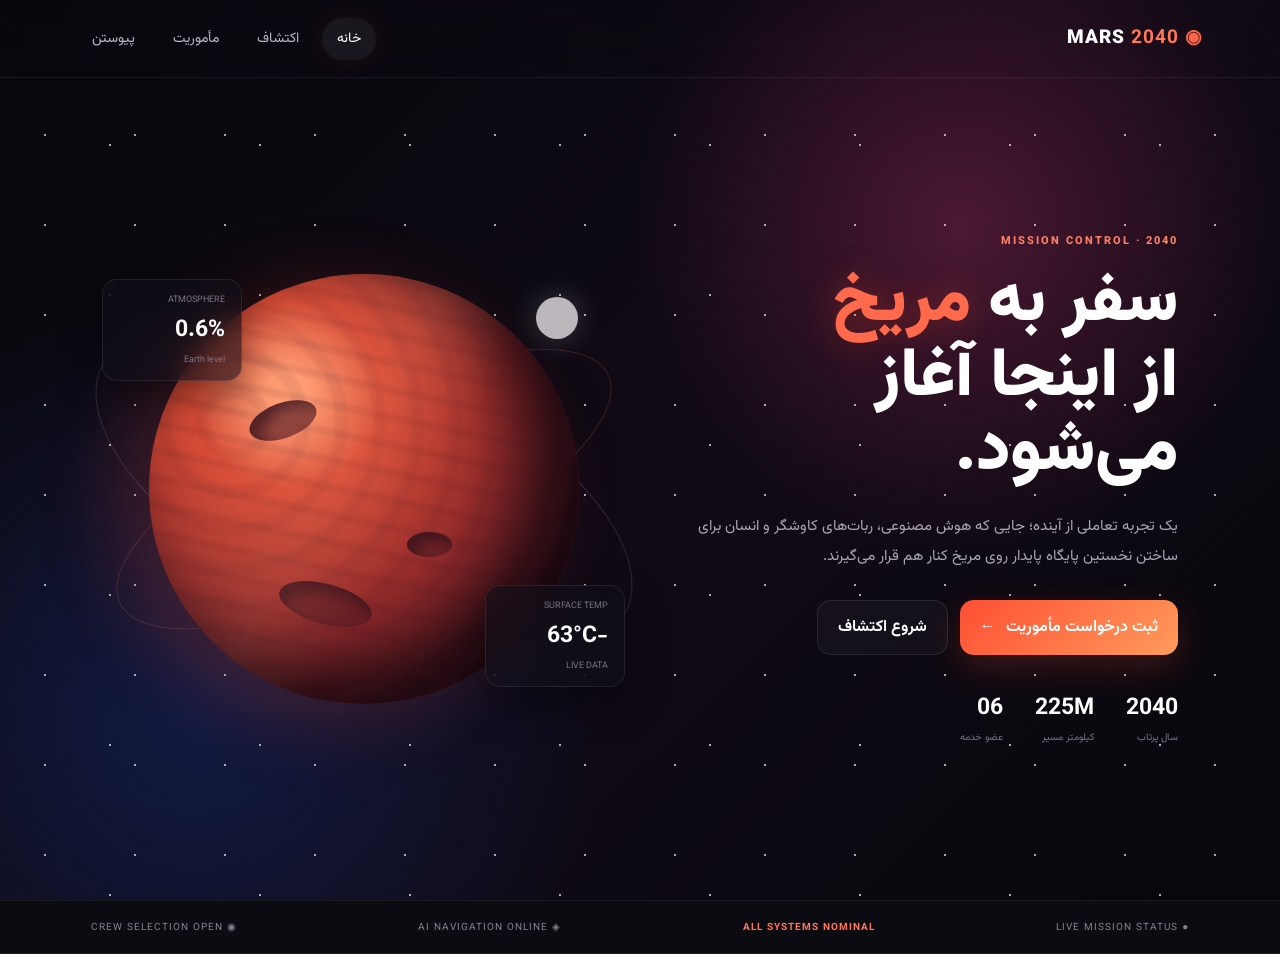
<file: index.html>
<!doctype html><html lang="fa" dir="rtl"><head><meta charset="utf-8"><meta name="viewport" content="width=device-width,initial-scale=1"><title>MARS 2040 | مأموریت سرخ</title><link rel="stylesheet" href="style.css"></head><body><div class="stars"></div><header><a class="logo" href="index.html"><span>◉</span> MARS <b>2040</b></a><nav><a class="active" href="index.html">خانه</a><a href="explore.html">اکتشاف</a><a href="mission.html">مأموریت</a><a href="join.html">پیوستن</a></nav><button class="menu">☰</button></header><main class="hero"><div class="hero-copy reveal"><div class="eyebrow">MISSION CONTROL · 2040</div><h1>سفر به <em>مریخ</em><br>از اینجا آغاز می‌شود.</h1><p>یک تجربه تعاملی از آینده؛ جایی که هوش مصنوعی، ربات‌های کاوشگر و انسان برای ساختن نخستین پایگاه پایدار روی مریخ کنار هم قرار می‌گیرند.</p><div class="actions"><a class="btn primary" href="join.html">ثبت درخواست مأموریت <span>←</span></a><a class="btn ghost" href="explore.html">شروع اکتشاف</a></div><div class="stats"><div><strong>2040</strong><span>سال پرتاب</span></div><div><strong>225M</strong><span>کیلومتر مسیر</span></div><div><strong>06</strong><span>عضو خدمه</span></div></div></div><div class="planet-wrap reveal"><div class="orbit o1"></div><div class="orbit o2"></div><div class="planet"><div class="mars-texture"></div><span class="crater c1"></span><span class="crater c2"></span><span class="crater c3"></span></div><div class="moon"></div><div class="hud-card card-a"><small>ATMOSPHERE</small><b>0.6%</b><i>Earth level</i></div><div class="hud-card card-b"><small>SURFACE TEMP</small><b>-63°C</b><i>LIVE DATA</i></div></div></main><section class="ticker"><span>● LIVE MISSION STATUS</span><b>ALL SYSTEMS NOMINAL</b><span>◈ AI NAVIGATION ONLINE</span><span>◉ CREW SELECTION OPEN</span></section><script src="script.js"></script></body></html>
</file>
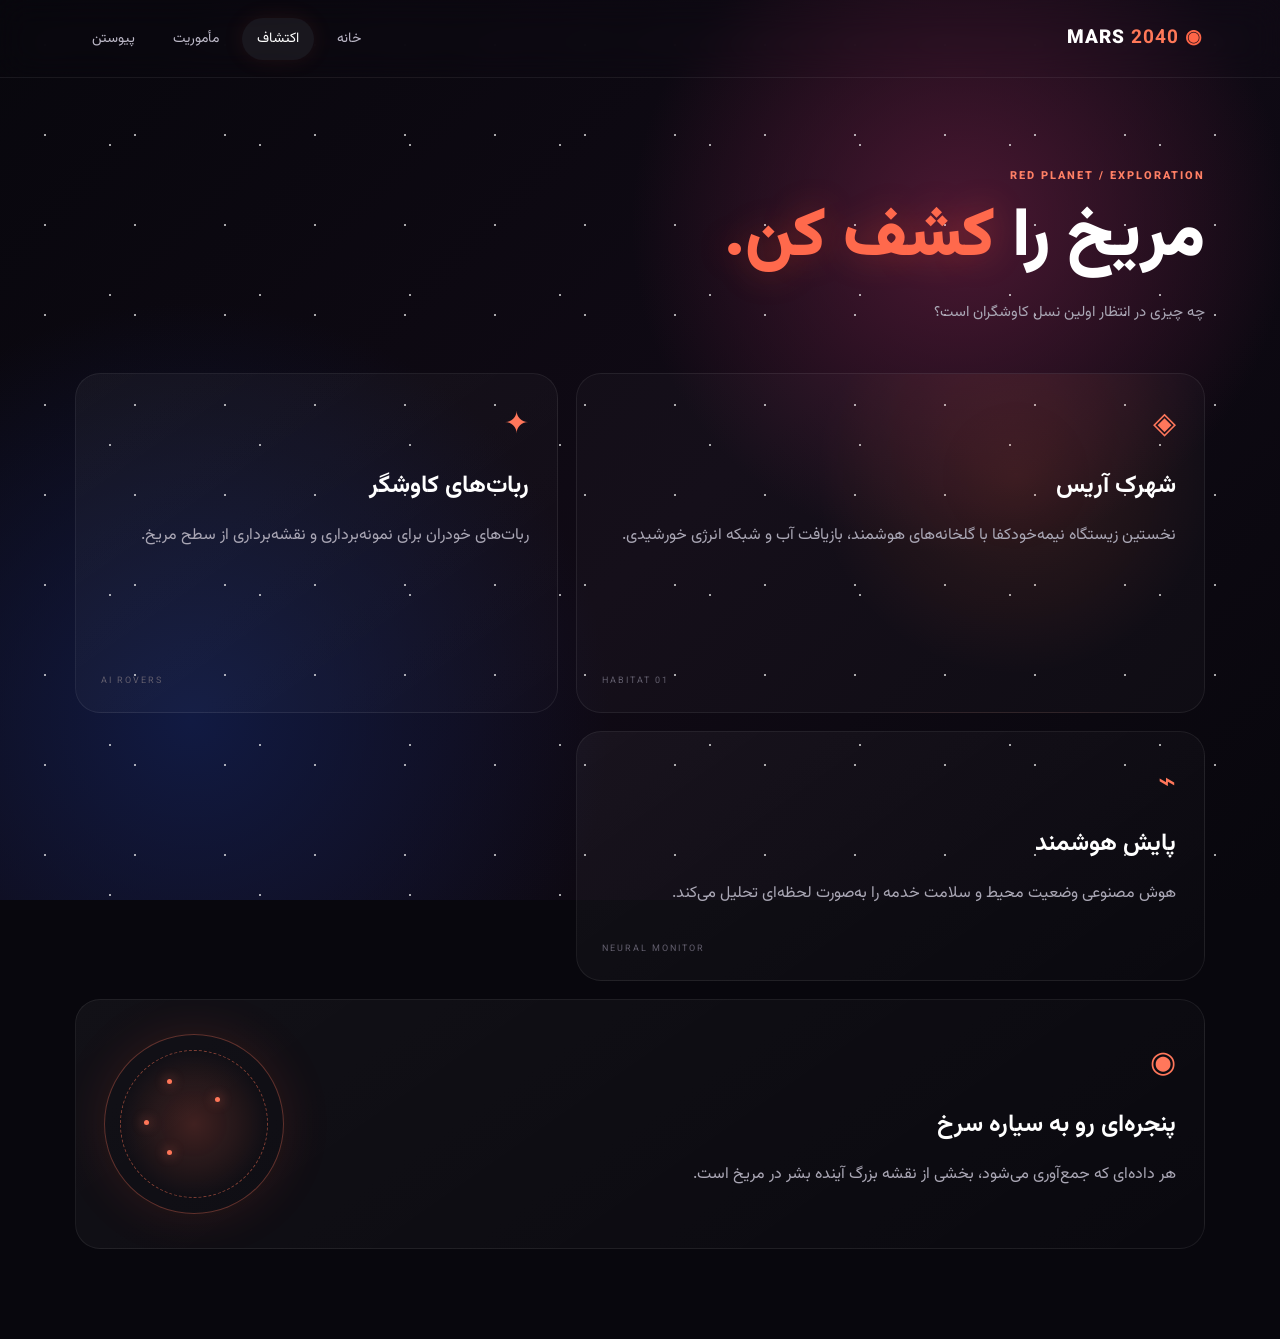
<file: explore.html>
<!doctype html><html lang="fa" dir="rtl"><head><meta charset="utf-8"><meta name="viewport" content="width=device-width,initial-scale=1"><title>اکتشاف | MARS 2040</title><link rel="stylesheet" href="style.css"></head><body><div class="stars"></div><header><a class="logo" href="index.html"><span>◉</span> MARS <b>2040</b></a><nav><a href="index.html">خانه</a><a class="active" href="explore.html">اکتشاف</a><a href="mission.html">مأموریت</a><a href="join.html">پیوستن</a></nav><button class="menu">☰</button></header><main class="page"><div class="page-head reveal"><div class="eyebrow">RED PLANET / EXPLORATION</div><h1>مریخ را <em>کشف کن.</em></h1><p>چه چیزی در انتظار اولین نسل کاوشگران است؟</p></div><div class="feature-grid"><article class="feature big reveal"><div class="icon">◈</div><h2>شهرک آریس</h2><p>نخستین زیستگاه نیمه‌خودکفا با گلخانه‌های هوشمند، بازیافت آب و شبکه انرژی خورشیدی.</p><span>HABITAT 01</span></article><article class="feature reveal"><div class="icon">✦</div><h2>ربات‌های کاوشگر</h2><p>ربات‌های خودران برای نمونه‌برداری و نقشه‌برداری از سطح مریخ.</p><span>AI ROVERS</span></article><article class="feature reveal"><div class="icon">⌁</div><h2>پایش هوشمند</h2><p>هوش مصنوعی وضعیت محیط و سلامت خدمه را به‌صورت لحظه‌ای تحلیل می‌کند.</p><span>NEURAL MONITOR</span></article><article class="feature wide reveal"><div><div class="icon">◉</div><h2>پنجره‌ای رو به سیاره سرخ</h2><p>هر داده‌ای که جمع‌آوری می‌شود، بخشی از نقشه بزرگ آینده بشر در مریخ است.</p></div><div class="scan"><span></span><span></span><span></span><span></span></div></article></div></main><script src="script.js"></script></body></html>
</file>
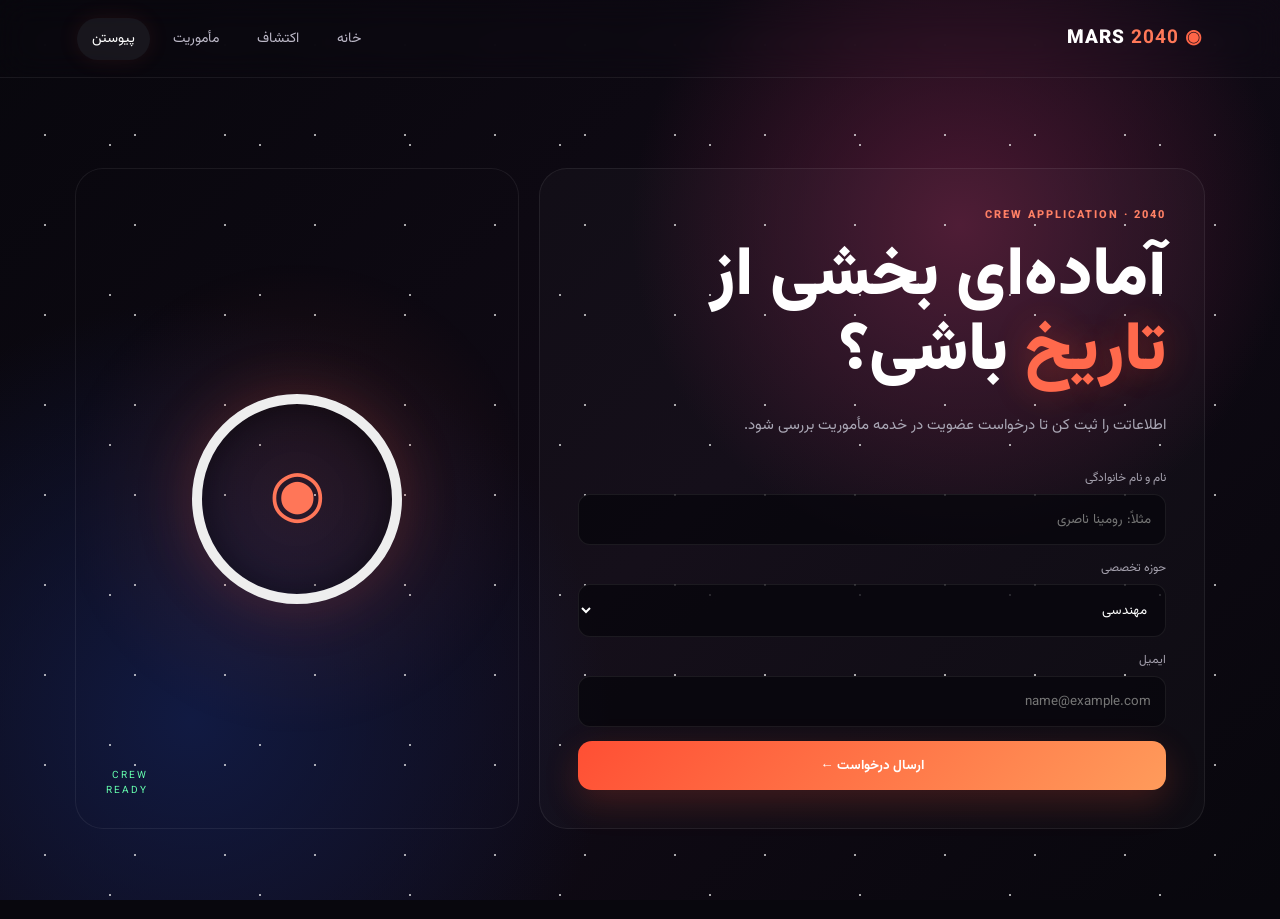
<file: join.html>
<!doctype html><html lang="fa" dir="rtl"><head><meta charset="utf-8"><meta name="viewport" content="width=device-width,initial-scale=1"><title>پیوستن به مأموریت | MARS 2040</title><link rel="stylesheet" href="style.css"></head><body><div class="stars"></div><header><a class="logo" href="index.html"><span>◉</span> MARS <b>2040</b></a><nav><a href="index.html">خانه</a><a href="explore.html">اکتشاف</a><a href="mission.html">مأموریت</a><a class="active" href="join.html">پیوستن</a></nav><button class="menu">☰</button></header><main class="page join"><div class="join-box reveal"><div class="eyebrow">CREW APPLICATION · 2040</div><h1>آماده‌ای بخشی از <em>تاریخ</em> باشی؟</h1><p>اطلاعاتت را ثبت کن تا درخواست عضویت در خدمه مأموریت بررسی شود.</p><form id="crewForm"><label>نام و نام خانوادگی<input required name="name" placeholder="مثلاً: رومینا ناصری"></label><label>حوزه تخصصی<select name="field"><option>مهندسی</option><option>پزشکی</option><option>زیست‌شناسی</option><option>هوش مصنوعی</option><option>علوم فضایی</option></select></label><label>ایمیل<input required type="email" name="email" placeholder="name@example.com"></label><button class="btn primary" type="submit">ارسال درخواست ←</button></form></div><div class="join-art reveal"><div class="helmet">◉</div><div class="signal">CREW<br>READY</div></div></main><script src="script.js"></script></body></html>
</file>
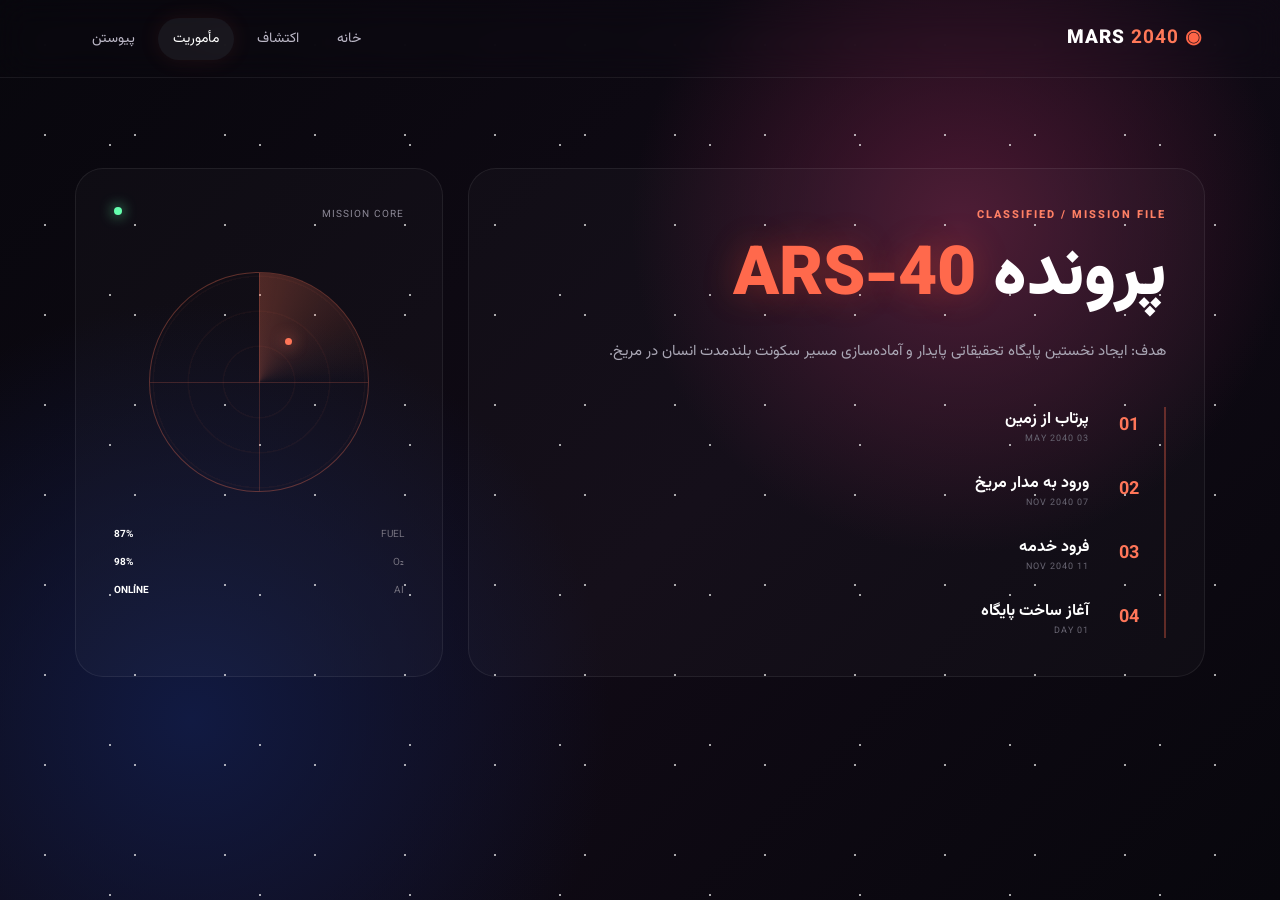
<file: mission.html>
<!doctype html><html lang="fa" dir="rtl"><head><meta charset="utf-8"><meta name="viewport" content="width=device-width,initial-scale=1"><title>پرونده مأموریت | MARS 2040</title><link rel="stylesheet" href="style.css"></head><body><div class="stars"></div><header><a class="logo" href="index.html"><span>◉</span> MARS <b>2040</b></a><nav><a href="index.html">خانه</a><a href="explore.html">اکتشاف</a><a class="active" href="mission.html">مأموریت</a><a href="join.html">پیوستن</a></nav><button class="menu">☰</button></header><main class="page"><div class="mission-layout"><section class="dossier reveal"><div class="eyebrow">CLASSIFIED / MISSION FILE</div><h1>پرونده <em>ARS-40</em></h1><p>هدف: ایجاد نخستین پایگاه تحقیقاتی پایدار و آماده‌سازی مسیر سکونت بلندمدت انسان در مریخ.</p><div class="timeline"><div><b>01</b><span>پرتاب از زمین</span><small>03 MAY 2040</small></div><div><b>02</b><span>ورود به مدار مریخ</span><small>07 NOV 2040</small></div><div><b>03</b><span>فرود خدمه</span><small>11 NOV 2040</small></div><div><b>04</b><span>آغاز ساخت پایگاه</span><small>DAY 01</small></div></div></section><aside class="console reveal"><div class="console-top"><span>MISSION CORE</span><i></i></div><div class="radar"><div class="sweep"></div><div class="dot"></div></div><div class="readout"><span>FUEL <b>87%</b></span><span>O₂ <b>98%</b></span><span>AI <b>ONLINE</b></span></div></aside></div></main><script src="script.js"></script></body></html>
</file>
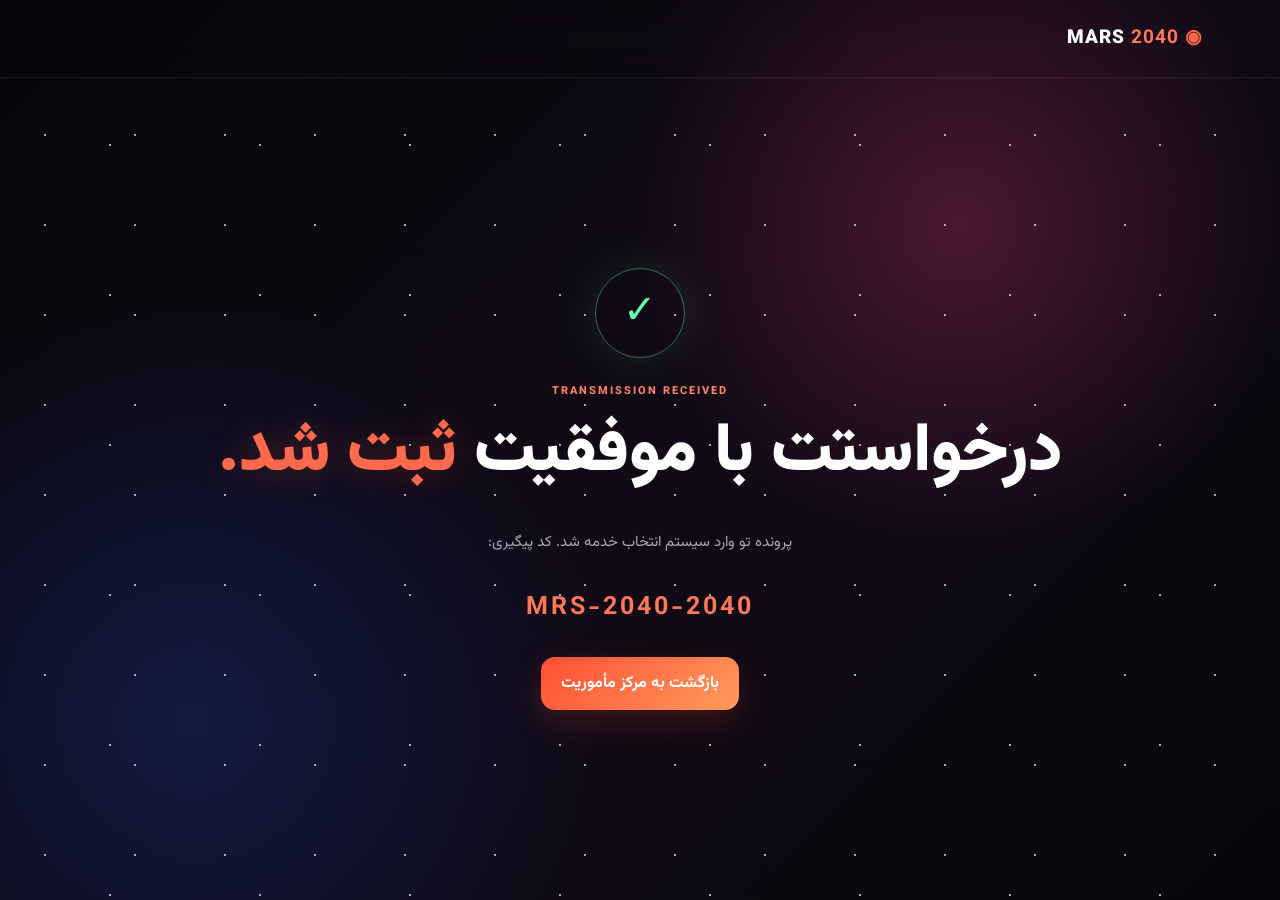
<file: success.html>
<!doctype html><html lang="fa" dir="rtl"><head><meta charset="utf-8"><meta name="viewport" content="width=device-width,initial-scale=1"><title>درخواست ثبت شد | MARS 2040</title><link rel="stylesheet" href="style.css"></head><body><div class="stars"></div><header><a class="logo" href="index.html"><span>◉</span> MARS <b>2040</b></a></header><main class="success reveal"><div class="success-icon">✓</div><div class="eyebrow">TRANSMISSION RECEIVED</div><h1>درخواستت با موفقیت <em>ثبت شد.</em></h1><p>پرونده تو وارد سیستم انتخاب خدمه شد. کد پیگیری:</p><strong id="code">MRS-2040-0000</strong><a class="btn primary" href="index.html">بازگشت به مرکز مأموریت</a></main><script src="script.js"></script></body></html>
</file>
<file: style.css>
@import url('https://fonts.googleapis.com/css2?family=Vazirmatn:wght@400;500;700;800;900&display=swap');*{box-sizing:border-box}html{scroll-behavior:smooth}body{margin:0;font-family:Vazirmatn,Arial,sans-serif;color:#fff;background:#08070d;min-height:100vh;overflow-x:hidden}body:before{content:"";position:fixed;inset:0;background:radial-gradient(circle at 75% 25%,#4b1832 0,transparent 28%),radial-gradient(circle at 15% 80%,#111a42 0,transparent 32%),linear-gradient(135deg,#08070d,#100a15 55%,#08070d);z-index:-3}.stars{position:fixed;inset:0;opacity:.65;z-index:-2;background-image:radial-gradient(#fff 1px,transparent 1px),radial-gradient(#fff 1px,transparent 1px);background-size:90px 90px,150px 150px;background-position:0 0,35px 70px;animation:drift 35s linear infinite}@keyframes drift{to{background-position:180px 120px,300px 250px}}header{height:78px;display:flex;align-items:center;justify-content:space-between;padding:0 6vw;border-bottom:1px solid #ffffff12;backdrop-filter:blur(16px);position:relative;z-index:5}.logo{color:#fff;text-decoration:none;font-weight:900;letter-spacing:1px;font-size:19px}.logo span{color:#ff6547}.logo b{color:#ff7858}nav{display:flex;gap:8px}nav a{color:#bcb8c7;text-decoration:none;padding:10px 15px;border-radius:30px;font-size:14px;transition:.3s}nav a:hover,nav a.active{color:#fff;background:#ffffff10;box-shadow:0 0 22px #ff5b3b18}.menu{display:none;background:none;border:0;color:#fff;font-size:22px}.hero{min-height:calc(100vh - 78px);display:grid;grid-template-columns:1fr 1fr;align-items:center;padding:50px 8vw;gap:30px}.hero-copy{max-width:650px}.eyebrow{color:#ff8065;font-size:11px;font-weight:800;letter-spacing:2px;margin-bottom:16px}.hero h1,.page-head h1,.dossier h1,.join-box h1,.success h1{font-size:clamp(42px,5.3vw,78px);line-height:1.1;margin:0 0 22px;font-weight:900}.hero h1 em,.page h1 em,.join-box h1 em,.success h1 em{font-style:normal;color:#ff694c;text-shadow:0 0 35px #ff4e2b55}.hero p,.page-head p,.dossier>p,.join-box>p,.success p{color:#aaa7b5;line-height:2;font-size:15px;max-width:620px}.actions{display:flex;gap:12px;flex-wrap:wrap;margin:28px 0}.btn{display:inline-flex;align-items:center;justify-content:center;gap:10px;text-decoration:none;border:1px solid #ffffff18;padding:14px 20px;border-radius:14px;color:#fff;font-family:inherit;font-weight:700;cursor:pointer;transition:.3s}.btn:hover{transform:translateY(-3px)}.primary{background:linear-gradient(135deg,#ff4f34,#ff9b5b);box-shadow:0 12px 35px #ff4f3433;border:0}.ghost{background:#ffffff08}.stats{display:flex;gap:32px;margin-top:35px}.stats div{display:flex;flex-direction:column}.stats strong{font-size:23px}.stats span{font-size:10px;color:#777482;margin-top:4px}.planet-wrap{height:600px;position:relative;display:flex;align-items:center;justify-content:center}.planet{width:min(430px,72vw);aspect-ratio:1;border-radius:50%;position:relative;overflow:hidden;background:radial-gradient(circle at 32% 28%,#ff9b72 0 5%,#d94d36 22%,#8e292a 55%,#3b1420 100%);box-shadow:-35px 15px 80px #ff4b3033, inset -45px -30px 70px #17070e;animation:float 6s ease-in-out infinite}.planet:after{content:"";position:absolute;inset:0;background:linear-gradient(120deg,transparent 20%,#ffb08a18 45%,transparent 60%);animation:shine 7s linear infinite}.mars-texture{position:absolute;inset:-10%;background:repeating-radial-gradient(ellipse at 30% 30%,transparent 0 24px,#551b2515 26px 38px),repeating-linear-gradient(30deg,transparent 0 18px,#3b111c15 20px 27px);transform:rotate(-18deg);filter:blur(1px)}.crater{position:absolute;border-radius:50%;background:#5c1d25aa;box-shadow:inset 8px 8px 15px #2b0d18aa}.c1{width:70px;height:35px;top:30%;left:23%;transform:rotate(-20deg)}.c2{width:45px;height:25px;top:60%;left:60%}.c3{width:95px;height:40px;top:72%;left:30%;transform:rotate(15deg)}.orbit{position:absolute;border:1px solid #ff806533;border-radius:50%;width:540px;height:180px;transform:rotate(-25deg);animation:orbit 9s linear infinite}.o2{width:580px;height:260px;transform:rotate(25deg);animation-duration:13s;border-color:#fff2}.moon{position:absolute;width:42px;height:42px;border-radius:50%;background:#bcb6bd;top:18%;right:9%;box-shadow:0 0 30px #fff3;animation:moon 8s ease-in-out infinite}.hud-card{position:absolute;padding:13px 16px;border:1px solid #ffffff16;background:#11101a99;backdrop-filter:blur(14px);border-radius:15px;min-width:140px;box-shadow:0 15px 40px #0006}.hud-card small,.hud-card i{display:block;color:#777482;font-size:9px;font-style:normal}.hud-card b{display:block;font-size:23px;margin:5px 0}.card-a{top:15%;left:0}.card-b{bottom:17%;right:0}.ticker{height:54px;border-top:1px solid #ffffff10;border-bottom:1px solid #ffffff10;background:#ffffff05;display:flex;justify-content:space-around;align-items:center;color:#85818f;font-size:10px;letter-spacing:1px}.ticker b{color:#ff7558}.page{max-width:1180px;margin:auto;padding:90px 25px}.page-head{margin-bottom:45px}.feature-grid{display:grid;grid-template-columns:1.3fr 1fr;gap:18px}.feature{min-height:250px;border:1px solid #ffffff12;background:linear-gradient(145deg,#ffffff0b,#ffffff03);border-radius:25px;padding:28px;position:relative;overflow:hidden;transition:.35s}.feature:hover{transform:translateY(-7px);border-color:#ff6a4c55;box-shadow:0 25px 60px #ff4f3412}.feature.big{min-height:340px;background:radial-gradient(circle at 70% 30%,#ff633a22,transparent 40%),#ffffff06}.feature.wide{grid-column:1/-1;display:flex;justify-content:space-between;align-items:center}.feature .icon{font-size:30px;color:#ff775b;margin-bottom:18px}.feature h2{margin:0 0 10px}.feature p{color:#aaa7b5;line-height:1.9}.feature>span{position:absolute;bottom:24px;left:25px;font-size:9px;color:#625e6d;letter-spacing:2px}.scan{width:180px;height:180px;border:1px solid #ff775b55;border-radius:50%;position:relative;background:radial-gradient(circle,#ff684c33,transparent 60%);box-shadow:0 0 50px #ff4f3420}.scan:before,.scan:after{content:"";position:absolute;inset:15px;border:1px dashed #ff775b44;border-radius:50%}.scan span{position:absolute;width:5px;height:5px;background:#ff7658;border-radius:50%;box-shadow:0 0 12px #ff7658}.scan span:nth-child(1){top:35%;left:62%}.scan span:nth-child(2){top:65%;left:35%}.scan span:nth-child(3){top:48%;left:22%}.scan span:nth-child(4){top:25%;left:35%}.mission-layout{display:grid;grid-template-columns:1.4fr .7fr;gap:25px;align-items:stretch}.dossier,.console,.join-box,.join-art{border:1px solid #ffffff12;background:#ffffff06;border-radius:28px;padding:38px}.timeline{margin-top:40px;border-right:2px solid #ff654755;padding-right:25px;display:grid;gap:25px}.timeline div{display:grid;grid-template-columns:50px 1fr;align-items:center}.timeline b{grid-row:span 2;color:#ff7659;font-size:18px}.timeline span{font-weight:700}.timeline small{color:#686572;font-size:9px;letter-spacing:1px}.console{display:flex;flex-direction:column}.console-top{display:flex;justify-content:space-between;color:#8b8795;font-size:10px;letter-spacing:1px}.console-top i{width:8px;height:8px;background:#65ffae;border-radius:50%;box-shadow:0 0 14px #65ffae}.radar{width:220px;height:220px;border-radius:50%;border:1px solid #ff765955;margin:50px auto 35px;position:relative;background:repeating-radial-gradient(circle,#ff76590b 0 1px,transparent 2px 35px)}.radar:before,.radar:after{content:"";position:absolute;background:#ff765933}.radar:before{height:1px;width:100%;top:50%}.radar:after{width:1px;height:100%;left:50%}.sweep{position:absolute;inset:0;border-radius:50%;background:conic-gradient(from 0deg,#ff765544,transparent 25%);animation:spin 2.5s linear infinite}.dot{position:absolute;width:7px;height:7px;background:#ff7658;border-radius:50%;top:30%;left:62%;box-shadow:0 0 15px #ff7658}.readout{display:grid;gap:13px;color:#74717e;font-size:10px}.readout span{display:flex;justify-content:space-between}.readout b{color:#fff}.join{display:grid;grid-template-columns:1.2fr .8fr;gap:20px;align-items:stretch}.join-box form{display:grid;gap:14px;margin-top:28px}.join-box label{font-size:12px;color:#a4a0ad;display:grid;gap:7px}.join-box input,.join-box select{width:100%;padding:14px;border:1px solid #ffffff13;background:#08070dcc;color:#fff;border-radius:12px;font-family:inherit;outline:0}.join-box input:focus,.join-box select:focus{border-color:#ff6c50}.join-art{position:relative;display:grid;place-items:center;overflow:hidden;background:radial-gradient(circle,#ff684c1c,transparent 60%)}.helmet{width:210px;height:210px;border-radius:50%;border:10px solid #eee;display:grid;place-items:center;color:#ff7658;font-size:65px;box-shadow:inset 0 0 40px #0007,0 0 60px #ff5a3a33;animation:float 5s ease-in-out infinite}.signal{position:absolute;bottom:30px;left:30px;color:#65ffae;font-size:10px;letter-spacing:2px}.success{min-height:calc(100vh - 78px);display:flex;flex-direction:column;align-items:center;justify-content:center;text-align:center;padding:40px}.success-icon{width:90px;height:90px;border-radius:50%;display:grid;place-items:center;font-size:40px;color:#65ffae;border:1px solid #65ffae66;box-shadow:0 0 50px #65ffae22;margin-bottom:25px}.success strong{font-size:25px;letter-spacing:3px;margin:15px 0 30px;color:#ff7658}@keyframes float{50%{transform:translateY(-12px)}}@keyframes orbit{to{transform:rotate(335deg)}}@keyframes moon{50%{transform:translateY(25px)}}@keyframes spin{to{transform:rotate(360deg)}}@keyframes shine{to{transform:translateX(50%)}}.reveal{opacity:0;transform:translateY(25px);transition:1s ease}.reveal.show{opacity:1;transform:none}@media(max-width:800px){nav{display:none}.menu{display:block}.hero{grid-template-columns:1fr;padding:55px 6vw}.planet-wrap{height:430px}.planet{width:330px}.orbit{width:390px}.card-a{left:0}.card-b{right:0}.feature-grid,.mission-layout,.join{grid-template-columns:1fr}.feature.wide{grid-column:auto;display:block}.scan{margin:30px auto 0}.ticker{overflow:hidden;gap:30px;justify-content:flex-start;padding:0 25px;white-space:nowrap}.page{padding:60px 18px}.stats{gap:20px}}
</file>
